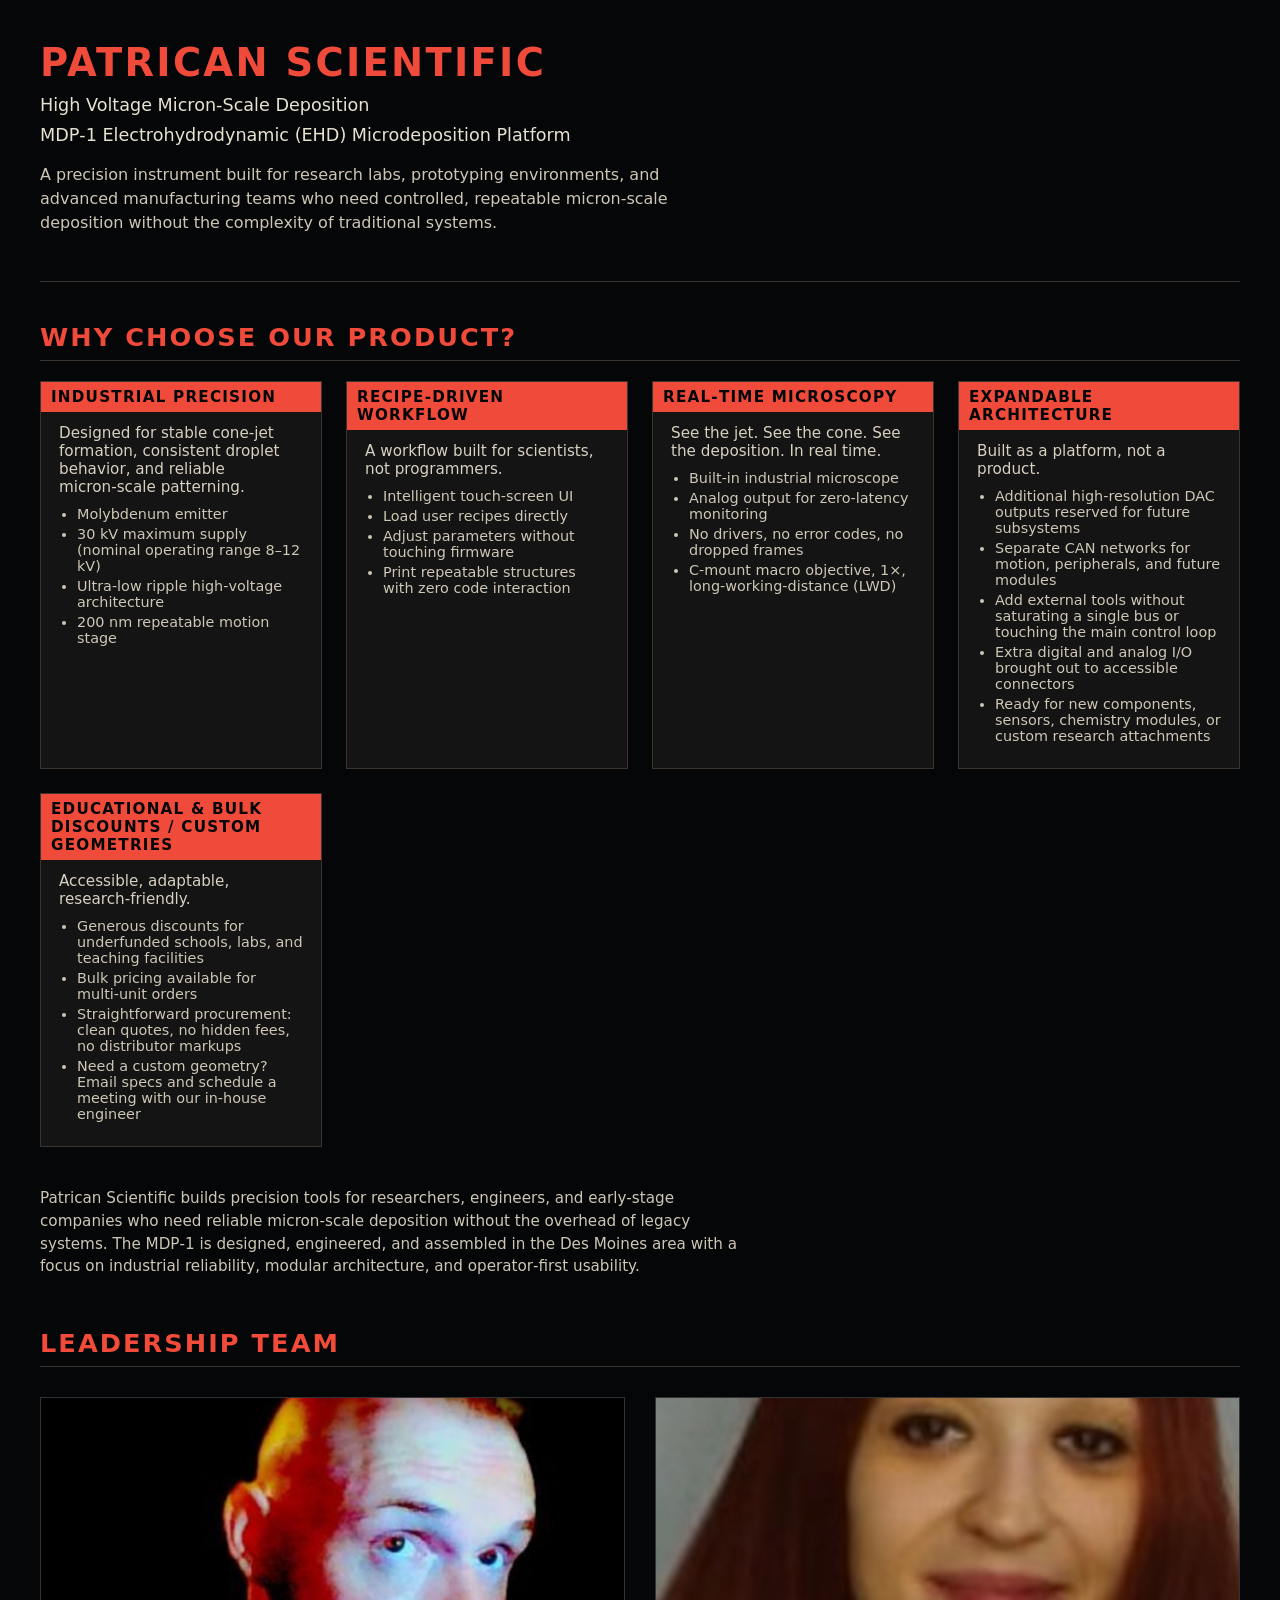
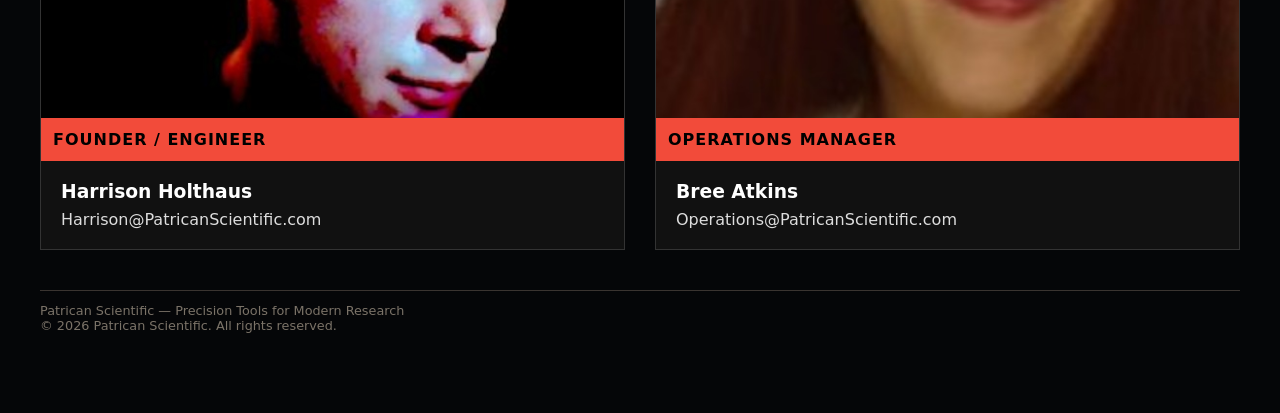
<file: index.html>
<!DOCTYPE html>
<html lang="en">
<head>
  <meta charset="UTF-8">
  <title>Patrican Scientific – MDP‑1 EHD Microdeposition Platform</title>
  <meta name="viewport" content="width=device-width, initial-scale=1.0">
  <style>
    body {
      margin: 0;
      font-family: system-ui, -apple-system, BlinkMacSystemFont, "Segoe UI", sans-serif;
      background: #050608;
      color: #e8e2d0;
    }
    .page {
      max-width: 1200px;
      margin: 0 auto;
      padding: 40px 20px 80px;
    }
    .hero {
      border-bottom: 1px solid #3a3430;
      padding-bottom: 30px;
      margin-bottom: 40px;
    }
    .hero-title {
      font-size: 2.4rem;
      font-weight: 700;
      letter-spacing: 0.06em;
      text-transform: uppercase;
      color: #f04b3a;
    }
    .hero-sub {
      font-size: 1.1rem;
      margin-top: 10px;
      color: #e8e2d0;
    }
    .hero-tagline {
      margin-top: 18px;
      max-width: 700px;
      line-height: 1.5;
      color: #cfc7b5;
    }

    .section-title {
      font-size: 1.6rem;
      font-weight: 700;
      margin: 40px 0 20px;
      letter-spacing: 0.08em;
      text-transform: uppercase;
      color: #f04b3a;
      border-bottom: 1px solid #3a3430;
      padding-bottom: 8px;
    }

    .pillars {
      display: grid;
      grid-template-columns: repeat(auto-fit, minmax(260px, 1fr));
      gap: 24px;
      margin-bottom: 40px;
    }
    .pillar {
      background: #141414;
      border: 1px solid #3a3430;
      padding: 18px 18px 20px;
    }
    .pillar-header {
      background: #f04b3a;
      color: #050608;
      font-weight: 700;
      font-size: 0.95rem;
      letter-spacing: 0.08em;
      text-transform: uppercase;
      padding: 6px 10px;
      margin: -18px -18px 12px;
    }
    .pillar p {
      margin: 0 0 10px;
      font-size: 0.95rem;
      color: #d8d0c0;
    }
    .pillar ul {
      margin: 0;
      padding-left: 18px;
      font-size: 0.9rem;
      color: #cfc7b5;
    }
    .pillar ul li {
      margin-bottom: 4px;
    }

    .contact-strip {
      margin-top: 50px;
      padding-top: 30px;
      border-top: 1px dashed #5a5248;
      display: flex;
      flex-wrap: wrap;
      gap: 24px;
      align-items: center;
    }
    .contact-text {
      flex: 1 1 260px;
    }
    .contact-text h2 {
      margin: 0 0 6px;
      font-size: 1.4rem;
      letter-spacing: 0.06em;
      text-transform: uppercase;
      color: #f04b3a;
    }
    .contact-text p {
      margin: 0;
      color: #cfc7b5;
    }
    .contact-box {
      flex: 1 1 260px;
      border: 2px solid #e8e2d0;
      padding: 12px 18px;
      font-size: 0.95rem;
      line-height: 1.5;
      color: #e8e2d0;
    }

    .about {
      margin-top: 40px;
      max-width: 700px;
      font-size: 0.95rem;
      color: #cfc7b5;
      line-height: 1.5;
    }

    .footer {
      margin-top: 40px;
      font-size: 0.8rem;
      color: #7b7368;
      border-top: 1px solid #3a3430;
      padding-top: 12px;
    }
  </style>
</head>
<body>
  <div class="page">

    <!-- HERO -->
    <section class="hero">
      <div class="hero-title">Patrican Scientific</div>
      <div class="hero-sub">High Voltage Micron‑Scale Deposition</div>
      <div class="hero-sub">MDP‑1 Electrohydrodynamic (EHD) Microdeposition Platform</div>
      <p class="hero-tagline">
        A precision instrument built for research labs, prototyping environments, and advanced manufacturing teams who need
        controlled, repeatable micron‑scale deposition without the complexity of traditional systems.
      </p>
    </section>

    <!-- WHY CHOOSE OUR PRODUCT -->
    <h2 class="section-title">Why choose our product?</h2>

    <section class="pillars">

      <!-- Industrial Precision -->
      <article class="pillar">
        <div class="pillar-header">Industrial Precision</div>
        <p>
          Designed for stable cone‑jet formation, consistent droplet behavior, and reliable micron‑scale patterning.
        </p>
        <ul>
          <li>Molybdenum emitter</li>
          <li>30 kV maximum supply (nominal operating range 8–12 kV)</li>
          <li>Ultra‑low ripple high‑voltage architecture</li>
          <li>200 nm repeatable motion stage</li>
        </ul>
      </article>

      <!-- Recipe Driven Workflow -->
      <article class="pillar">
        <div class="pillar-header">Recipe‑Driven Workflow</div>
        <p>
          A workflow built for scientists, not programmers.
        </p>
        <ul>
          <li>Intelligent touch‑screen UI</li>
          <li>Load user recipes directly</li>
          <li>Adjust parameters without touching firmware</li>
          <li>Print repeatable structures with zero code interaction</li>
        </ul>
      </article>

      <!-- Real Time Microscopy -->
      <article class="pillar">
        <div class="pillar-header">Real‑Time Microscopy</div>
        <p>
          See the jet. See the cone. See the deposition. In real time.
        </p>
        <ul>
          <li>Built‑in industrial microscope</li>
          <li>Analog output for zero‑latency monitoring</li>
          <li>No drivers, no error codes, no dropped frames</li>
          <li>C‑mount macro objective, 1×, long‑working‑distance (LWD)</li>
        </ul>
      </article>

      <!-- Expandable Architecture -->
      <article class="pillar">
        <div class="pillar-header">Expandable Architecture</div>
        <p>
          Built as a platform, not a product.
        </p>
        <ul>
          <li>Additional high‑resolution DAC outputs reserved for future subsystems</li>
          <li>Separate CAN networks for motion, peripherals, and future modules</li>
          <li>Add external tools without saturating a single bus or touching the main control loop</li>
          <li>Extra digital and analog I/O brought out to accessible connectors</li>
          <li>Ready for new components, sensors, chemistry modules, or custom research attachments</li>
        </ul>
      </article>

      <!-- Educational & Bulk Discounts -->
      <article class="pillar">
        <div class="pillar-header">Educational & Bulk Discounts / Custom Geometries</div>
        <p>
          Accessible, adaptable, research‑friendly.
        </p>
        <ul>
          <li>Generous discounts for underfunded schools, labs, and teaching facilities</li>
          <li>Bulk pricing available for multi‑unit orders</li>
          <li>Straightforward procurement: clean quotes, no hidden fees, no distributor markups</li>
          <li>Need a custom geometry? Email specs and schedule a meeting with our in‑house engineer</li>
        </ul>
      </article>

    </section>

    <!-- ABOUT (optional) -->
    <section class="about">
      <p>
        Patrican Scientific builds precision tools for researchers, engineers, and early‑stage companies who need reliable
        micron‑scale deposition without the overhead of legacy systems. The MDP‑1 is designed, engineered, and assembled in
        the Des Moines area with a focus on industrial reliability, modular architecture, and operator‑first usability.
      </p>
    </section>

    <!-- LEADERSHIP TEAM (replaces contact strip) -->
    <section style="margin-top:50px;">
      <h2 style="
          color:#f24b3a;
          font-size:1.6rem;
          text-transform:uppercase;
          letter-spacing:0.08em;
          border-bottom:1px solid #3a3430;
          padding-bottom:8px;
          margin-bottom:30px;
      ">
          Leadership Team
      </h2>

      <div style="
          display:flex;
          flex-wrap:wrap;
          gap:30px;
      ">

          <!-- Harrison -->
          <div style="
              flex:1;
              min-width:320px;
              background:#111;
              border:1px solid #333;
          ">
              <img src="images/harrison.jpg"
                   alt="Harrison Holthaus"
                   style="
                       width:100%;
                       height:320px;
                       object-fit:cover;
                       display:block;
                   ">

              <div style="
                  background:#f24b3a;
                  color:#000;
                  padding:12px;
                  font-weight:bold;
                  text-transform:uppercase;
                  letter-spacing:1px;
              ">
                  Founder / Engineer
              </div>

              <div style="padding:20px;">
                  <h3 style="
                      color:white;
                      margin-top:0;
                      margin-bottom:8px;
                  ">
                      Harrison Holthaus
                  </h3>

                  <a href="mailto:Harrison@patricanscientific.com"
                     style="
                         color:#ddd;
                         text-decoration:none;
                     ">
                      Harrison@PatricanScientific.com
                  </a>
              </div>
          </div>

          <!-- Bree -->
          <div style="
              flex:1;
              min-width:320px;
              background:#111;
              border:1px solid #333;
          ">
              <img src="images/bree.jpg"
                   alt="Bree Atkins"
                   style="
                       width:100%;
                       height:320px;
                       object-fit:cover;
                       display:block;
                   ">

              <div style="
                  background:#f24b3a;
                  color:#000;
                  padding:12px;
                  font-weight:bold;
                  text-transform:uppercase;
                  letter-spacing:1px;
              ">
                  Operations Manager
              </div>

              <div style="padding:20px;">
                  <h3 style="
                      color:white;
                      margin-top:0;
                      margin-bottom:8px;
                  ">
                      Bree Atkins
                  </h3>

                  <a href="mailto:Operations@patricanscientific.com"
                     style="
                         color:#ddd;
                         text-decoration:none;
                     ">
                      Operations@PatricanScientific.com
                  </a>
              </div>
          </div>

      </div>
    </section>

    <!-- FOOTER -->
    <footer class="footer">
      Patrican Scientific — Precision Tools for Modern Research<br>
      © 2026 Patrican Scientific. All rights reserved.
    </footer>

  </div>
</body>
</html>
</file>
